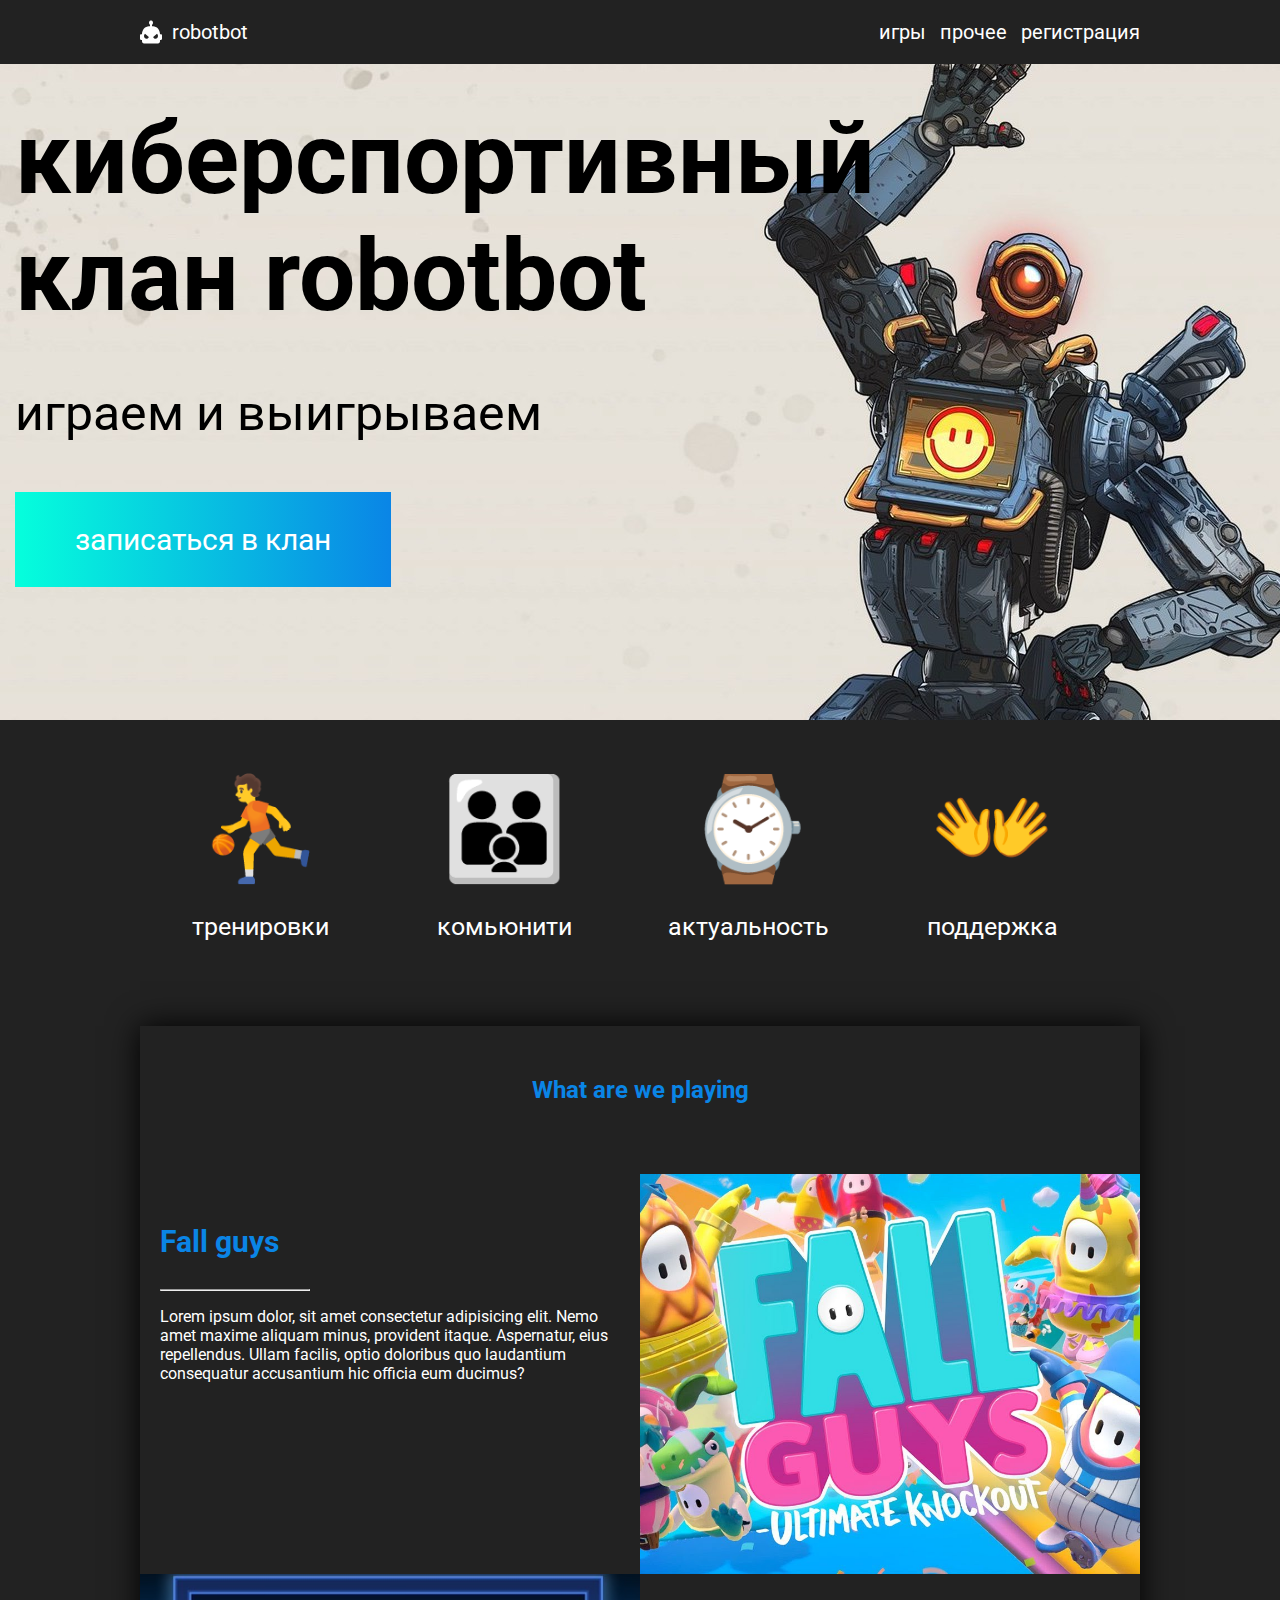
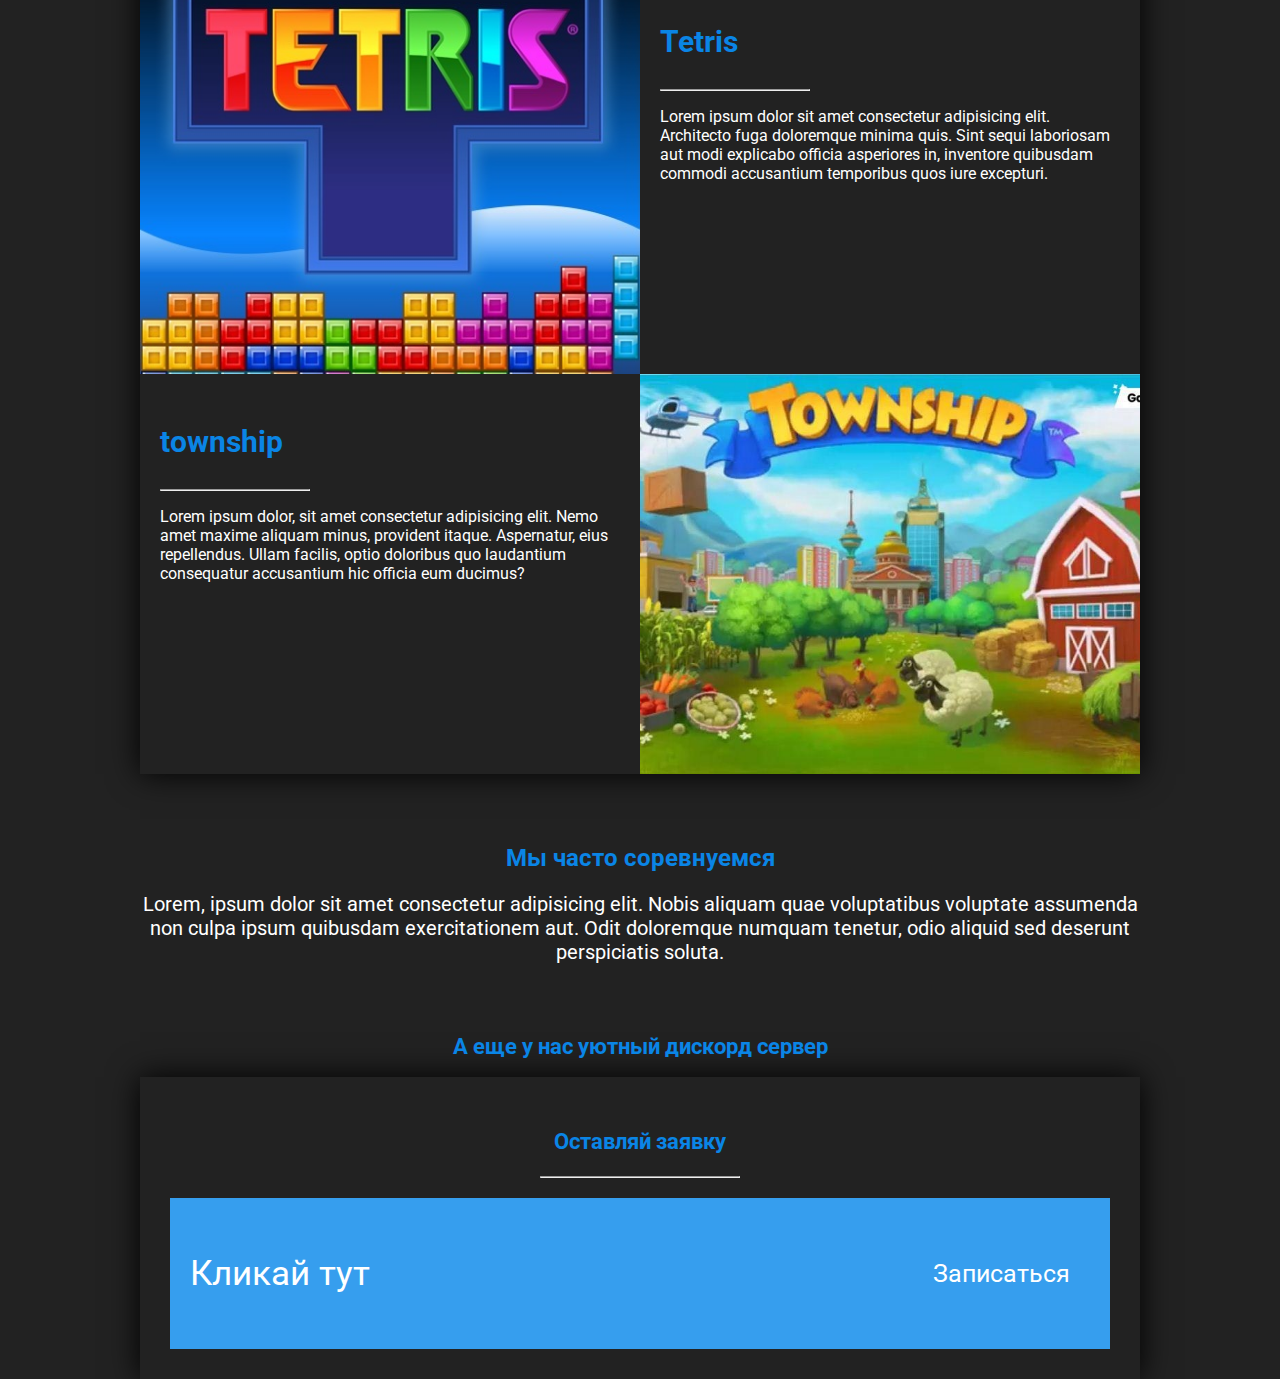
<file: index.html>
<!DOCTYPE html>
<html lang="en">

<head>
  <meta charset="UTF-8">
  <meta http-equiv="X-UA-Compatible" content="IE=edge">
  <meta name="viewport" content="width=device-width, initial-scale=1.0">
  <title>games</title>
  <link rel="stylesheet" href="style.css">
</head>

<body>
  <div class="menu">
    <div class="menu-cont">
      <a href="#header" class="menu-logo">
        <img src="img/icons/site_logo.svg" alt="robot">
        <p>robotbot</p>
      </a>
      <div class="menu-nav">
        <a href="#games">игры</a>
        <a href="#descr">прочее</a>
        <a href="#connect">регистрация</a>
      </div>
    </div>
  </div>
  <div class="header" id="header">
    <div class="header-content">
      <h1 class="header-title">
        киберспортивный клан robotbot
      </h1>
      <p class="header-text">играем и выигрываем</p>
      <a href="reg.html" class="header-btn">записаться в клан</a>
    </div>
  </div>
  <div class="icons">
    <div class="icons-card">
      <p class="icons-pic">⛹️</p>
      <p class="icons-text">тренировки</p>
    </div>
    <div class="icons-card">
      <p class="icons-pic">👪</p>
      <p class="icons-text">комьюнити</p>
    </div>
    <div class="icons-card">
      <p class="icons-pic">⌚</p>
      <p class="icons-text">актуальность</p>
    </div>
    <div class="icons-card">
      <p class="icons-pic">👐</p>
      <p class="icons-text">поддержка</p>
    </div>
  </div>
  <div class="games" id="games">

    <h2 class="games-title">
      What are we playing
    </h2>
    <div class="gemas-game">
      <div class="game-desc">
        <h3 class="game-title">Fall guys</h3>
        <hr class="game-line">
        <p class="game-text">Lorem ipsum dolor, sit amet consectetur adipisicing elit. Nemo amet maxime aliquam minus,
          provident itaque.
          Aspernatur, eius repellendus. Ullam facilis, optio doloribus quo laudantium consequatur accusantium hic
          officia eum ducimus?</p>
      </div>
      <img src="img/maxresdefault.jpg" alt="" class="game-img">
    </div>

    <div class="gemas-game flip">
      <img src="img/tetris.jpg" alt="" class="game-img">
      <div class="game-desc">
        <h3 class="game-title">Tetris</h3>
        <hr class="game-line">
        <p class="game-text">Lorem ipsum dolor sit amet consectetur adipisicing elit. Architecto fuga doloremque minima
          quis. Sint sequi
          laboriosam aut modi explicabo officia asperiores in, inventore quibusdam commodi accusantium temporibus quos
          iure excepturi.</p>
      </div>

    </div>

    <div class="gemas-game">
      <div class="game-desc">
        <h3 class="game-title">township</h3>
        <hr class="game-line">
        <p class="game-text">Lorem ipsum dolor, sit amet consectetur adipisicing elit. Nemo amet maxime aliquam minus,
          provident itaque.
          Aspernatur, eius repellendus. Ullam facilis, optio doloribus quo laudantium consequatur accusantium hic
          officia eum ducimus?</p>
      </div>
      <img src="img/township.jpg" alt="" class="game-img">
    </div>

  </div>

  <div class="descr" id="descr">
    <h2 class="descr-title">Мы часто соревнуемся</h2>
    <p class="descr-text"> Lorem, ipsum dolor sit amet consectetur adipisicing elit. Nobis aliquam quae voluptatibus
      voluptate assumenda non culpa ipsum quibusdam exercitationem aut. Odit doloremque numquam tenetur, odio aliquid
      sed deserunt perspiciatis soluta.</p>
  </div>

  <div class="connect" id="connect">
    <h2 class="connect-title">
      А еще у нас уютный дискорд сервер
    </h2>
    <div class="connect-card">
      <h3 class="connect-title">Оставляй заявку</h3>
      <hr class="connect-line">
      <div class="connect-link">
        <p class="connect-text">Кликай тут</p>
        <a href="reg.html" class="connect-btn">Записаться</a>
      </div>
    </div>
  </div>
</body>

</html>
</file>
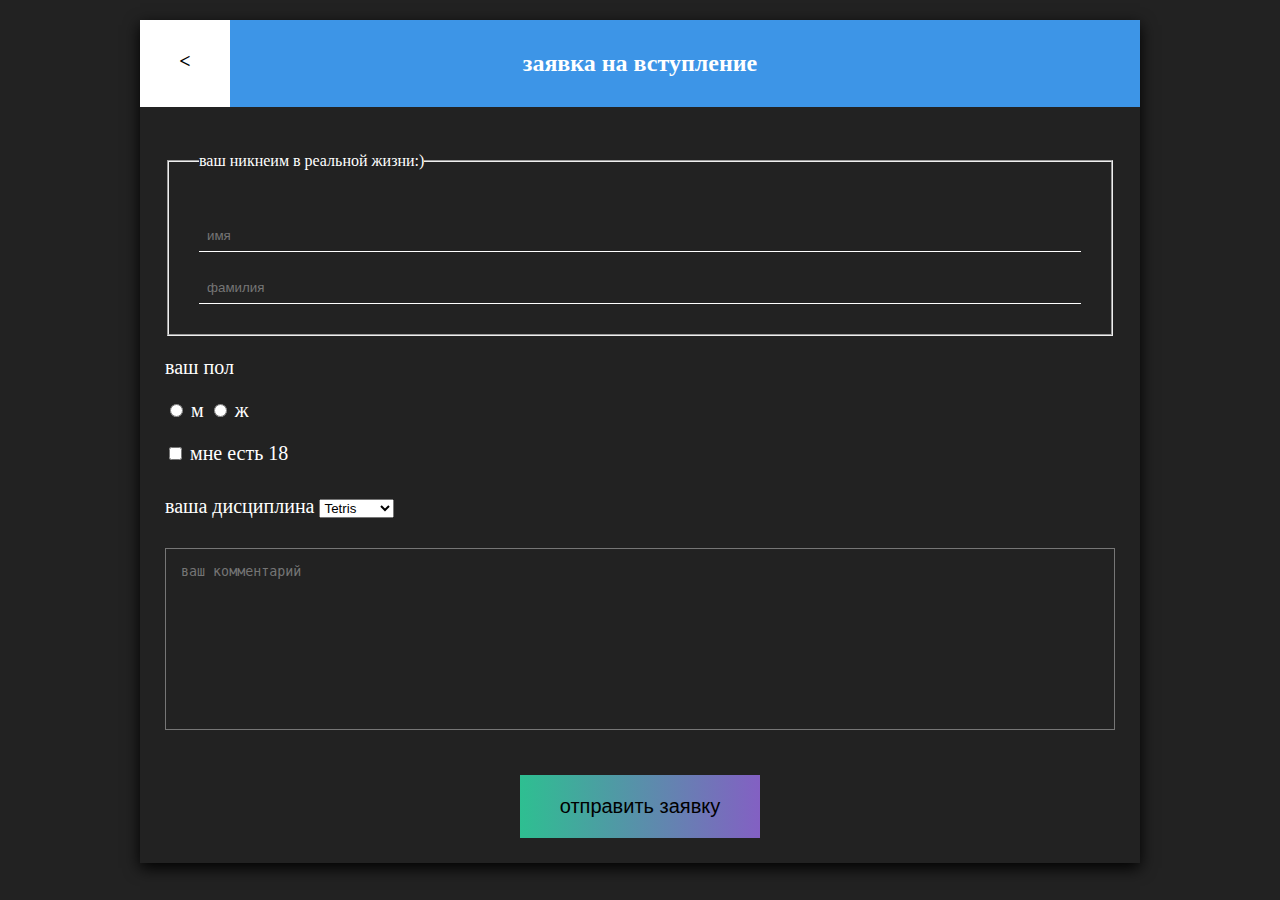
<file: reg.html>
<!DOCTYPE html>
<html lang="en">

<head>
    <meta charset="UTF-8">
    <meta http-equiv="X-UA-Compatible" content="IE=edge">
    <meta name="viewport" content="width=device-width, initial-scale=1.0">
    <title>регистрация
    </title>
    <link rel="stylesheet" href="reg.css">
</head>
<body>
    <div class="reg">
        <div class="reg-header">
            <a href="index.html" class="reg-button"><</a>
            <h2 class="reg-title">заявка на вступление</h2>
        </div>
        <form action="#" class="reg-form"> 
            <fieldset class="form-field">
                <legend>
                    ваш никнеим в реальной жизни:)
                </legend>
                <div class="inputs">
                    <input type="text" class="form-input" placeholder="имя">
                    <input type="text" class="form-input" placeholder="фамилия">
                </div>
            </fieldset>
            <div class="input-container">
                <p>ваш пол</p>
                <div class="input-gndr">
                    <input type="radio" name="gndr" id="man">
                    <label for="man">м</label>
                    <input type="radio" name="gndr" id="women">
                    <label for="women">ж</label>
                </div>
                <div class="age-container">
                    <input type="checkbox" id="eghteen">
                    <label for="eghteen">мне есть 18</label>
                </div>
                <div class="select-container">
                    <label for="selector">ваша дисциплина</label>
                    <select name="" id="selector">
                        <option value="">Tetris</option>
                        <option value="">township</option>
                        <option value="">fal guys</option>
                </select>
                </div>
                <textarea name="" id="" cols="30" rows="10" class="form-textarea" placeholder="ваш комментарий"></textarea>
            </div>
            <button class="form-button">
                отправить заявку
            </button>
        </form>
    </div>
</body>

</html>
</file>
<file: style.css>
@import url('https://fonts.googleapis.com/css2?family=Roboto:wght@400;700&display=swap');

html {
    scroll-behavior: smooth;
}

* {
    padding: 0;
    box-sizing: border-box;
}

body {
    margin: 0;
    font-family: 'Roboto', sans-serif;
    background-color: #222;
}

.menu {
    background-color: #222;
    position: fixed;
    width: 100%;
    top: 0;
}

.menu-logo {
    color: rgb(255, 255, 255);
    display: flex;
}

.menu-nav a {
    color: rgb(255, 255, 255);
    padding-left: 10px;
    font-size: 20px;
}

.menu-cont {
    max-width: 1000px;
    width: 100%;
    margin: auto;
    display: flex;
    align-items: center;
}

.menu-nav {
    margin-left: auto;

}

.menu-logo p {
    margin-left: 10px;
    font-size: 20px;
}

a {
    text-decoration: none;
}

.header {
    height: 80vh;
    background-image: url("img/apex-legends-pathfinder-robot-emoticons-saluting-futuristic.jpg");
}

.header-title {
    margin: 0;
    font-size: 100px;
    width: 50%;
    padding-top: 100px;
}

.header-text {
    font-size: 50px;
}

.header-btn {
    width: fit-content;
    display: block;
    background: linear-gradient(90deg, #05FFDC, #0A85E6);
    padding: 30px 60px;
    color: #fff;
    font-size: 30px;
    transition: 1s;
}

.header-content {
    padding-left: 15px;
}

.header-btn:hover {
    background: black;
    transform: scale(0.9);
}

.icons {
    max-width: 1000px;
    width: 100%;
    margin: 50px auto;
}

.icons-pic {
    font-size: 100px;
    margin: 0;
}

.icons-card {
    display: inline-block;
    width: 24%;
    text-align: center;
}

.icons-text {
    color: #fff;
    font-size: 25px;
}

.games {
    max-width: 1000px;
    width: 100%;
    margin: auto;
    text-align: center;
    box-shadow: 0 0 30px;
    margin-top: 60px;
}

.games-title {
    color: #0A85E6;
    padding: 50px 0;
}

.menu-nav-hover {
    background-color: #0a85e6;
    transform: scale(0.9);
}

.gemas-game {
    display: flex;
}

.game-desc {
    text-align: left;
    padding: 20px;
}

.game-title {
    color: #0A85E6;
    text-align: left;
    font-size: 30px;
}

.game-text {
    color: white;
}

.game-img {
    width: 50%;
    height: 400px;
    object-fit: cover;
    min-width: 500px;
}

.game-line {
    margin-left: 0;
    width: 150px;
}

.descr {
    max-width: 1000px;
    margin: auto;
    text-align: center;
}

.descr-title {
    color: #0A85E6;
    margin-top: 70px;
}

.descr-text {
    color: white;
    margin-bottom: 70px;
    font-size: 20px;
}

.connect {}

.connect-title {
    color: #0A85E6;
    text-align: center;
    font-size: 22px;
}

.connect-line {
    margin: auto;
    width: 200px;
    margin-bottom: 20px;
}

.connect-card {
    max-width: 1000px;
    width: 100%;
    margin: auto;
    box-shadow: 0 0 30px;
    padding: 30px;
}

.connect-link {
    background-color: #369eee;
    display: flex;
    align-items: center;
    padding: 20px;
}

.connect-text {
    font-size: 35px;
    text-align: left;
    color: rgb(255, 255, 255);
}

.connect-btn {
    font-size: 25px;
    text-align: center;
    color: rgb(255, 255, 255);
    margin-left: auto;
    padding: 10px 20px;
    transition: 1.0s;
}

.connect-btn:hover {
    background-color: rgb(255, 255, 255);
    transform: scale(1.0);
    color: #222;
}

@media (max-width:1030px) {
    .header {
        height: auto;
        padding-bottom: 100px;
        background-position: right;
    }

    .header-title {
        font-size: 70px;
    }

    .menu-cont {
        padding-left: 15px;
        padding-right: 15px;
    }



}

@media (max-width : 690px) {
    .gemas-game {
        flex-direction: column;
    }

    .flip {
        flex-direction: column-reverse;
    }

    .game-img {
        width: 100%;
        min-width: auto;
    }

    .header-title {
        font-size: 50px;
    }
.header {
    background-size: contain;
    background-repeat: no-repeat;
    background-image: url("img/apex-legends-pathfinder-robot-emoticons-saluting-futuristic.jpg"),linear-gradient(#e6e1d9, #e6e1d9);
    background-position: bottom;
}
.icons-pic{
    font-size: 30px;
}
.icons-text{
    font-size: 18px;
}


}
@media (max-width :450px) {
    .header-title {
        font-size: 35px;
    }  
  .icons-card  {
    width: 48%;
  }
   .menu-cont{
    flex-direction: column;
   } 
   .menu-nav{
    display: flex;
    flex-direction: column;
    width: 100%;
    text-align: center;
   }
}
</file>
<file: reg.css>
* {
    padding: 0;
    box-sizing: border-box;
}

body{
    background: #222;
}
.reg{
    box-shadow: 0 5px 15px rgb(0, 0, 0);
    max-width: 1000px;
    width: 100%;
    margin: auto;

}
.reg-header{
    background-color: rgb(61, 149, 231);
    position: relative;
}
.reg-title {
    color: white;
    text-align: center;
    padding: 30px 0;
}
.reg-button{
position: absolute;
height: 100%;
background: white;
width: 90px;
text-align:center ;
padding-top: 30px;
font-size: 20px;
text-decoration: none;
color: #000;
font-weight: 900;
}
.reg-form{
    padding: 25px;
}
.form-field {
    color: white;
    padding: 30px;
}
.inputs {
}
.form-input {
    display: block;
    margin-top: 20px;
    width: 100%;
    background: none; 
border: none;
border-bottom: 1px solid white;
padding: 8px;
}
.input-container {
    color: white;
    font-size: 20px;
}
.age-container {
    margin-top: 20px;
}.select-container {
    margin-top: 30px;
}
.form-textarea {
    resize: none;
    width: 100%;
    background: none;
    margin-top: 30px;
    padding: 15px;
}
.form-button {
background: linear-gradient( to left,#8360c3,#2ebf91);
padding: 20px 40px;
font-size: 20px;
margin: auto;
margin-top: 40px;
display: block;
border: none;
}
@media (max-width:600px) {
    .reg-title{
        font-size: 16px;
        text-align: right;
        padding-right: 30px;
    }
}
</file>
